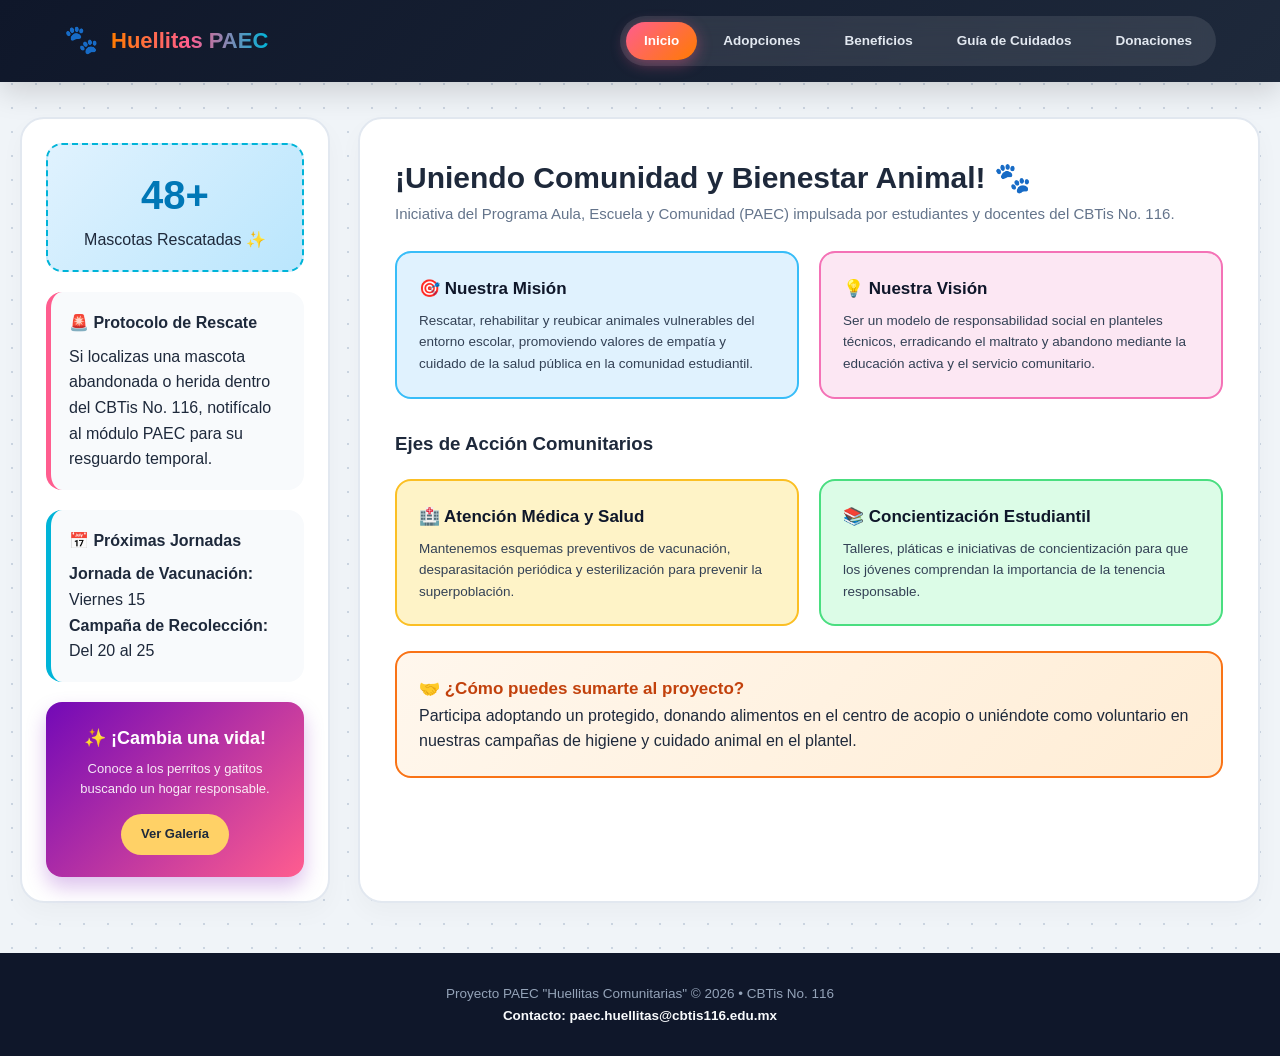
<file: index.html>
<!DOCTYPE html>
<html lang="es">
<head>
    <meta charset="UTF-8">
    <meta name="viewport" content="width=device-width, initial-scale=1.0">
    <title>Inicio - Huellitas PAEC</title>
    <link rel="stylesheet" href="style.css">
</head>
<body>

    <header>
        <div class="logo-brand">
            <span style="font-size: 28px;">🐾</span>
            <h1>Huellitas PAEC</h1>
        </div>
        <nav class="barra-navegacion">
            <a href="index.html" class="boton-nav activo">Inicio</a>
            <a href="adopciones.html" class="boton-nav">Adopciones</a>
            <a href="beneficios.html" class="boton-nav">Beneficios</a>
            <a href="cuidados.html" class="boton-nav">Guía de Cuidados</a>
            <a href="donaciones.html" class="boton-nav">Donaciones</a>
        </nav>
    </header>

    <main>
        <aside>
            <div class="widget contador-box">
                <div class="contador-numero">48+</div>
                <p>Mascotas Rescatadas ✨</p>
            </div>

            <div class="widget" style="border-left-color: var(--accent);">
                <h3>🚨 Protocolo de Rescate</h3>
                <p>Si localizas una mascota abandonada o herida dentro del CBTis No. 116, notifícalo al módulo PAEC para su resguardo temporal.</p>
            </div>

            <div class="widget">
                <h3>📅 Próximas Jornadas</h3>
                <p><strong>Jornada de Vacunación:</strong> Viernes 15<br><strong>Campaña de Recolección:</strong> Del 20 al 25</p>
            </div>

            <div class="banner-publicidad">
                <h4>✨ ¡Cambia una vida!</h4>
                <p>Conoce a los perritos y gatitos buscando un hogar responsable.</p>
                <a href="adopciones.html" class="boton-publicidad">Ver Galería</a>
            </div>
        </aside>

        <section>
            <h2>¡Uniendo Comunidad y Bienestar Animal! 🐾</h2>
            <p class="subtitulo-seccion">Iniciativa del Programa Aula, Escuela y Comunidad (PAEC) impulsada por estudiantes y docentes del CBTis No. 116.</p>

            <div class="grid-2-col">
                <div class="tarjeta-info color-1">
                    <h3>🎯 Nuestra Misión</h3>
                    <p>Rescatar, rehabilitar y reubicar animales vulnerables del entorno escolar, promoviendo valores de empatía y cuidado de la salud pública en la comunidad estudiantil.</p>
                </div>
                <div class="tarjeta-info color-2">
                    <h3>💡 Nuestra Visión</h3>
                    <p>Ser un modelo de responsabilidad social en planteles técnicos, erradicando el maltrato y abandono mediante la educación activa y el servicio comunitario.</p>
                </div>
            </div>

            <h3 style="margin: 30px 0 15px;">Ejes de Acción Comunitarios</h3>
            <div class="grid-2-col">
                <div class="tarjeta-info color-3">
                    <h3>🏥 Atención Médica y Salud</h3>
                    <p>Mantenemos esquemas preventivos de vacunación, desparasitación periódica y esterilización para prevenir la superpoblación.</p>
                </div>
                <div class="tarjeta-info color-4">
                    <h3>📚 Concientización Estudiantil</h3>
                    <p>Talleres, pláticas e iniciativas de concientización para que los jóvenes comprendan la importancia de la tenencia responsable.</p>
                </div>
            </div>

            <div class="caja-destacada">
                <h4>🤝 ¿Cómo puedes sumarte al proyecto?</h4>
                <p>Participa adoptando un protegido, donando alimentos en el centro de acopio o uniéndote como voluntario en nuestras campañas de higiene y cuidado animal en el plantel.</p>
            </div>
        </section>
    </main>

    <footer>
        <p>Proyecto PAEC "Huellitas Comunitarias" &copy; 2026 • CBTis No. 116</p>
        <p><strong>Contacto: paec.huellitas@cbtis116.edu.mx</strong></p>
    </footer>

</body>
</html>
</file>
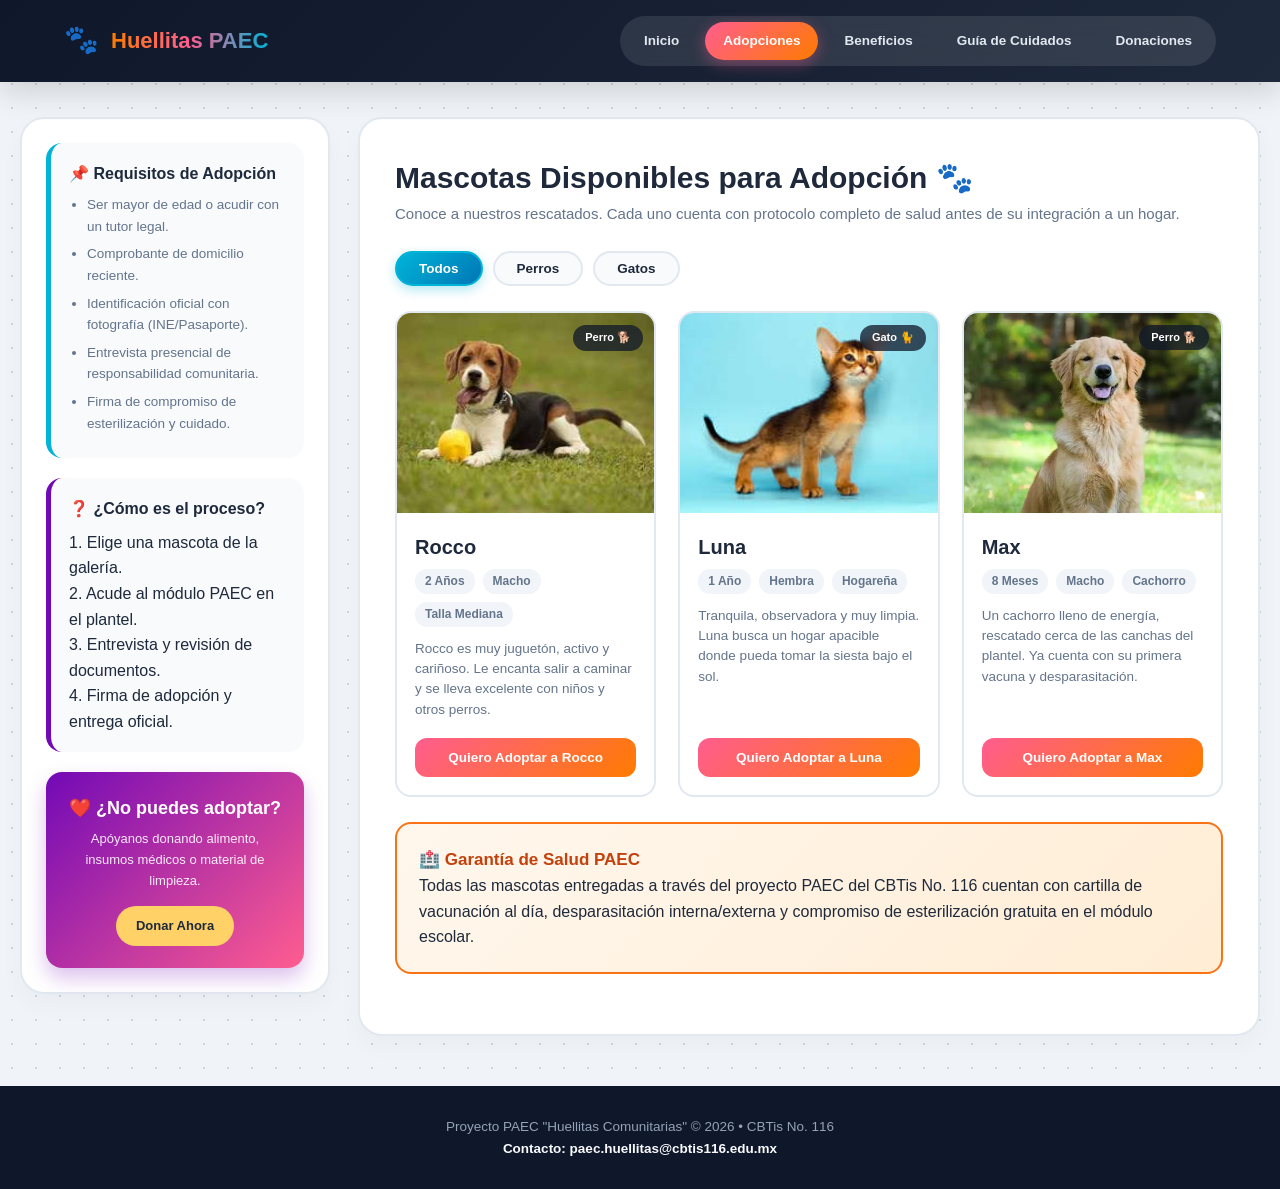
<file: adopciones.html>
<!DOCTYPE html>
<html lang="es">
<head>
    <meta charset="UTF-8">
    <meta name="viewport" content="width=device-width, initial-scale=1.0">
    <title>Inicio - Huellitas PAEC</title>
    <link rel="stylesheet" href="style.css">
</head>
<body>

    <header>
        <div class="logo-brand">
            <span style="font-size: 28px;">🐾</span>
            <h1>Huellitas PAEC</h1>
        </div>
        <!-- Navegación completa con todas las subpáginas -->
        <nav class="barra-navegacion">
            <a href="index.html" class="boton-nav">Inicio</a>
            <a href="adopciones.html" class="boton-nav activo">Adopciones</a>
            <a href="beneficios.html" class="boton-nav">Beneficios</a>
            <a href="cuidados.html" class="boton-nav">Guía de Cuidados</a>
            <a href="donaciones.html" class="boton-nav">Donaciones</a>
        </nav>
    </header>

    <main>
        <aside>
            <div class="widget">
                <h3>📌 Requisitos de Adopción</h3>
                <ul>
                    <li>Ser mayor de edad o acudir con un tutor legal.</li>
                    <li>Comprobante de domicilio reciente.</li>
                    <li>Identificación oficial con fotografía (INE/Pasaporte).</li>
                    <li>Entrevista presencial de responsabilidad comunitaria.</li>
                    <li>Firma de compromiso de esterilización y cuidado.</li>
                </ul>
            </div>

            <div class="widget" style="border-left-color: var(--purple);">
                <h3>❓ ¿Cómo es el proceso?</h3>
                <p>1. Elige una mascota de la galería.<br>
                2. Acude al módulo PAEC en el plantel.<br>
                3. Entrevista y revisión de documentos.<br>
                4. Firma de adopción y entrega oficial.</p>
            </div>

            <div class="banner-publicidad">
                <h4>❤️ ¿No puedes adoptar?</h4>
                <p>Apóyanos donando alimento, insumos médicos o material de limpieza.</p>
                <a href="donaciones.html" class="boton-publicidad">Donar Ahora</a>
            </div>
        </aside>

        <section>
            <h2>Mascotas Disponibles para Adopción 🐾</h2>
            <p class="subtitulo-seccion">Conoce a nuestros rescatados. Cada uno cuenta con protocolo completo de salud antes de su integración a un hogar.</p>

            <!-- Filtros estructurados con atributo data-categoria -->
            <div class="filtros-mascotas">
                <button class="btn-filtro activo" data-categoria="todos">Todos</button>
                <button class="btn-filtro" data-categoria="perro">Perros</button>
                <button class="btn-filtro" data-categoria="gato">Gatos</button>
            </div>

            <!-- Galería de mascotas completa con data-categoria -->
            <div class="galeria-mascotas">
                
                <div class="tarjeta-mascota" data-categoria="perro">
                    <div class="img-container">
                        <img src="img/perro2.jpg" alt="Rocco">
                        <span class="badge-tipo">Perro 🐕</span>
                    </div>
                    <div class="info-mascota">
                        <div>
                            <h3>Rocco</h3>
                            <div class="detalles-mascota">
                                <span class="tag-detalle">2 Años</span>
                                <span class="tag-detalle">Macho</span>
                                <span class="tag-detalle">Talla Mediana</span>
                            </div>
                            <p>Rocco es muy juguetón, activo y cariñoso. Le encanta salir a caminar y se lleva excelente con niños y otros perros.</p>
                        </div>
                        <button class="btn-adoptar">Quiero Adoptar a Rocco</button>
                    </div>
                </div>

                <div class="tarjeta-mascota" data-categoria="gato">
                    <div class="img-container">
                        <img src="img/gato1.jpg" alt="Luna">
                        <span class="badge-tipo">Gato 🐈</span>
                    </div>
                    <div class="info-mascota">
                        <div>
                            <h3>Luna</h3>
                            <div class="detalles-mascota">
                                <span class="tag-detalle">1 Año</span>
                                <span class="tag-detalle">Hembra</span>
                                <span class="tag-detalle">Hogareña</span>
                            </div>
                            <p>Tranquila, observadora y muy limpia. Luna busca un hogar apacible donde pueda tomar la siesta bajo el sol.</p>
                        </div>
                        <button class="btn-adoptar">Quiero Adoptar a Luna</button>
                    </div>
                </div>

                <div class="tarjeta-mascota" data-categoria="perro">
                    <div class="img-container">
                        <img src="img/perro1.jpg" alt="Max">
                        <span class="badge-tipo">Perro 🐕</span>
                    </div>
                    <div class="info-mascota">
                        <div>
                            <h3>Max</h3>
                            <div class="detalles-mascota">
                                <span class="tag-detalle">8 Meses</span>
                                <span class="tag-detalle">Macho</span>
                                <span class="tag-detalle">Cachorro</span>
                            </div>
                            <p>Un cachorro lleno de energía, rescatado cerca de las canchas del plantel. Ya cuenta con su primera vacuna y desparasitación.</p>
                        </div>
                        <button class="btn-adoptar">Quiero Adoptar a Max</button>
                    </div>
                </div>

            </div>

            <!-- Sección informativa adicional -->
            <div class="caja-destacada">
                <h4>🏥 Garantía de Salud PAEC</h4>
                <p>Todas las mascotas entregadas a través del proyecto PAEC del CBTis No. 116 cuentan con cartilla de vacunación al día, desparasitación interna/externa y compromiso de esterilización gratuita en el módulo escolar.</p>
            </div>
        </section>
    </main>

    <footer>
        <p>Proyecto PAEC "Huellitas Comunitarias" &copy; 2026 • CBTis No. 116</p>
        <p><strong>Contacto: paec.huellitas@cbtis116.edu.mx</strong></p>
    </footer>

    <!-- Script de filtrado dinámico -->
    <script src="script.js"></script>
</body>
</html>
</file>
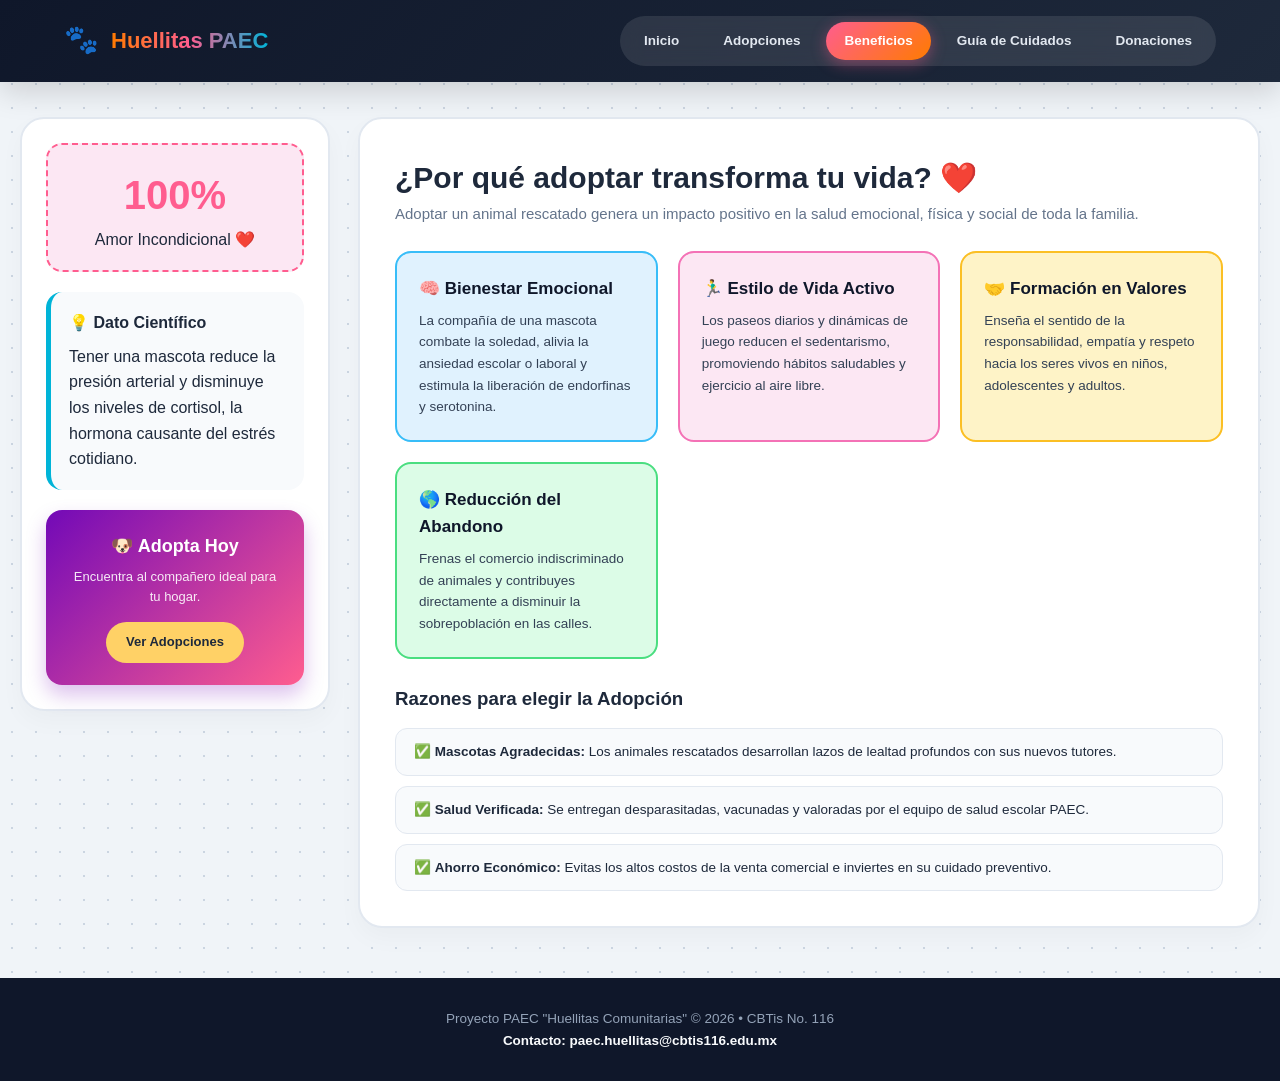
<file: beneficios.html>
<!DOCTYPE html>
<html lang="es">
<head>
    <meta charset="UTF-8">
    <meta name="viewport" content="width=device-width, initial-scale=1.0">
    <title>Inicio - Huellitas PAEC</title>
    <link rel="stylesheet" href="style.css">
</head>
<body>

    <header>
        <div class="logo-brand">
            <span style="font-size: 28px;">🐾</span>
            <h1>Huellitas PAEC</h1>
        </div>
        <nav class="barra-navegacion">
            <a href="index.html" class="boton-nav">Inicio</a>
            <a href="adopciones.html" class="boton-nav">Adopciones</a>
            <a href="beneficios.html" class="boton-nav activo">Beneficios</a>
            <a href="cuidados.html" class="boton-nav">Guía de Cuidados</a>
            <a href="donaciones.html" class="boton-nav">Donaciones</a>
        </nav>
    </header>

    <main>
        <aside>
            <div class="widget contador-box" style="background: #FCE7F3; border-color: var(--accent);">
                <div class="contador-numero" style="color: var(--accent);">100%</div>
                <p>Amor Incondicional ❤️</p>
            </div>

            <div class="widget">
                <h3>💡 Dato Científico</h3>
                <p>Tener una mascota reduce la presión arterial y disminuye los niveles de cortisol, la hormona causante del estrés cotidiano.</p>
            </div>

            <div class="banner-publicidad">
                <h4>🐶 Adopta Hoy</h4>
                <p>Encuentra al compañero ideal para tu hogar.</p>
                <a href="adopciones.html" class="boton-publicidad">Ver Adopciones</a>
            </div>
        </aside>

        <section>
            <h2>¿Por qué adoptar transforma tu vida? ❤️</h2>
            <p class="subtitulo-seccion">Adoptar un animal rescatado genera un impacto positivo en la salud emocional, física y social de toda la familia.</p>

            <div class="grid-2-col">
                <div class="tarjeta-info color-1">
                    <h3>🧠 Bienestar Emocional</h3>
                    <p>La compañía de una mascota combate la soledad, alivia la ansiedad escolar o laboral y estimula la liberación de endorfinas y serotonina.</p>
                </div>
                <div class="tarjeta-info color-2">
                    <h3>🏃‍♂️ Estilo de Vida Activo</h3>
                    <p>Los paseos diarios y dinámicas de juego reducen el sedentarismo, promoviendo hábitos saludables y ejercicio al aire libre.</p>
                </div>
                <div class="tarjeta-info color-3">
                    <h3>🤝 Formación en Valores</h3>
                    <p>Enseña el sentido de la responsabilidad, empatía y respeto hacia los seres vivos en niños, adolescentes y adultos.</p>
                </div>
                <div class="tarjeta-info color-4">
                    <h3>🌎 Reducción del Abandono</h3>
                    <p>Frenas el comercio indiscriminado de animales y contribuyes directamente a disminuir la sobrepoblación en las calles.</p>
                </div>
            </div>

            <h3 style="margin: 25px 0 15px;">Razones para elegir la Adopción</h3>
            <ul style="list-style: none; display: flex; flex-direction: column; gap: 10px;">
                <li style="background: #F8FAFC; padding: 12px 18px; border-radius: 12px; border: 1px solid #E2E8F0; font-size: 13.5px;">
                    ✅ <strong>Mascotas Agradecidas:</strong> Los animales rescatados desarrollan lazos de lealtad profundos con sus nuevos tutores.
                </li>
                <li style="background: #F8FAFC; padding: 12px 18px; border-radius: 12px; border: 1px solid #E2E8F0; font-size: 13.5px;">
                    ✅ <strong>Salud Verificada:</strong> Se entregan desparasitadas, vacunadas y valoradas por el equipo de salud escolar PAEC.
                </li>
                <li style="background: #F8FAFC; padding: 12px 18px; border-radius: 12px; border: 1px solid #E2E8F0; font-size: 13.5px;">
                    ✅ <strong>Ahorro Económico:</strong> Evitas los altos costos de la venta comercial e inviertes en su cuidado preventivo.
                </li>
            </ul>
        </section>
    </main>

    <footer>
        <p>Proyecto PAEC "Huellitas Comunitarias" &copy; 2026 • CBTis No. 116</p>
        <p><strong>Contacto: paec.huellitas@cbtis116.edu.mx</strong></p>
    </footer>

</body>
</html>
</file>
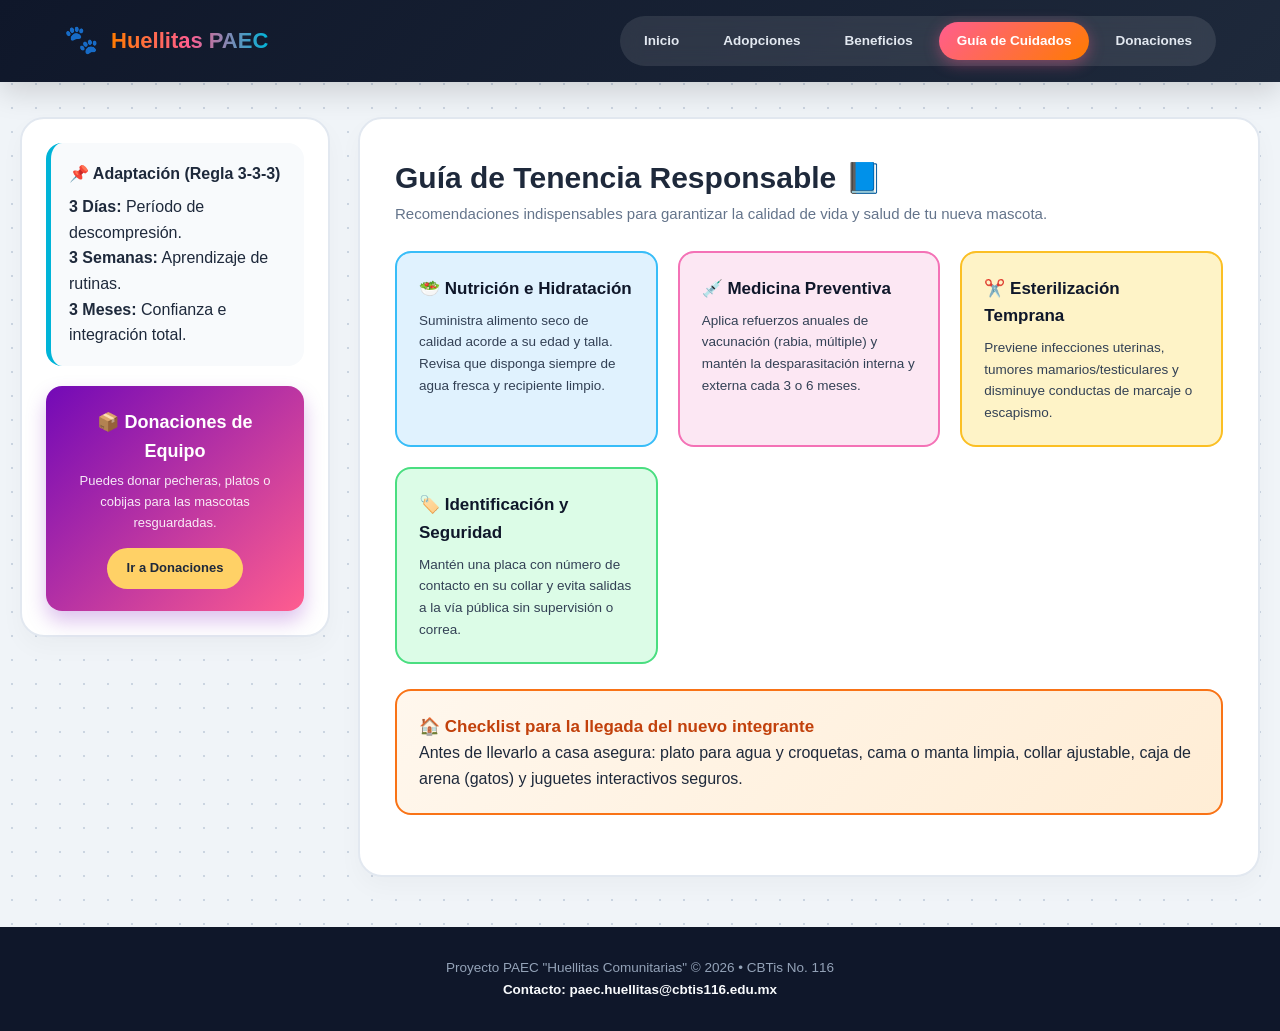
<file: cuidados.html>
<!DOCTYPE html>
<html lang="es">
<head>
    <meta charset="UTF-8">
    <meta name="viewport" content="width=device-width, initial-scale=1.0">
    <title>Inicio - Huellitas PAEC</title>
    <link rel="stylesheet" href="style.css">
</head>
<body>

    <header>
        <div class="logo-brand">
            <span style="font-size: 28px;">🐾</span>
            <h1>Huellitas PAEC</h1>
        </div>
        <nav class="barra-navegacion">
            <a href="index.html" class="boton-nav">Inicio</a>
            <a href="adopciones.html" class="boton-nav">Adopciones</a>
            <a href="beneficios.html" class="boton-nav">Beneficios</a>
            <a href="cuidados.html" class="boton-nav activo">Guía de Cuidados</a>
            <a href="donaciones.html" class="boton-nav">Donaciones</a>
        </nav>
    </header>

    <main>
        <aside>
            <div class="widget">
                <h3>📌 Adaptación (Regla 3-3-3)</h3>
                <p><strong>3 Días:</strong> Período de descompresión.<br>
                <strong>3 Semanas:</strong> Aprendizaje de rutinas.<br>
                <strong>3 Meses:</strong> Confianza e integración total.</p>
            </div>

            <div class="banner-publicidad">
                <h4>📦 Donaciones de Equipo</h4>
                <p>Puedes donar pecheras, platos o cobijas para las mascotas resguardadas.</p>
                <a href="donaciones.html" class="boton-publicidad">Ir a Donaciones</a>
            </div>
        </aside>

        <section>
            <h2>Guía de Tenencia Responsable 📘</h2>
            <p class="subtitulo-seccion">Recomendaciones indispensables para garantizar la calidad de vida y salud de tu nueva mascota.</p>

            <div class="grid-2-col">
                <div class="tarjeta-info color-1">
                    <h3>🥗 Nutrición e Hidratación</h3>
                    <p>Suministra alimento seco de calidad acorde a su edad y talla. Revisa que disponga siempre de agua fresca y recipiente limpio.</p>
                </div>
                <div class="tarjeta-info color-2">
                    <h3>💉 Medicina Preventiva</h3>
                    <p>Aplica refuerzos anuales de vacunación (rabia, múltiple) y mantén la desparasitación interna y externa cada 3 o 6 meses.</p>
                </div>
                <div class="tarjeta-info color-3">
                    <h3>✂️ Esterilización Temprana</h3>
                    <p>Previene infecciones uterinas, tumores mamarios/testiculares y disminuye conductas de marcaje o escapismo.</p>
                </div>
                <div class="tarjeta-info color-4">
                    <h3>🏷️ Identificación y Seguridad</h3>
                    <p>Mantén una placa con número de contacto en su collar y evita salidas a la vía pública sin supervisión o correa.</p>
                </div>
            </div>

            <div class="caja-destacada">
                <h4>🏠 Checklist para la llegada del nuevo integrante</h4>
                <p>Antes de llevarlo a casa asegura: plato para agua y croquetas, cama o manta limpia, collar ajustable, caja de arena (gatos) y juguetes interactivos seguros.</p>
            </div>
        </section>
    </main>

    <footer>
        <p>Proyecto PAEC "Huellitas Comunitarias" &copy; 2026 • CBTis No. 116</p>
        <p><strong>Contacto: paec.huellitas@cbtis116.edu.mx</strong></p>
    </footer>

</body>
</html>
</file>
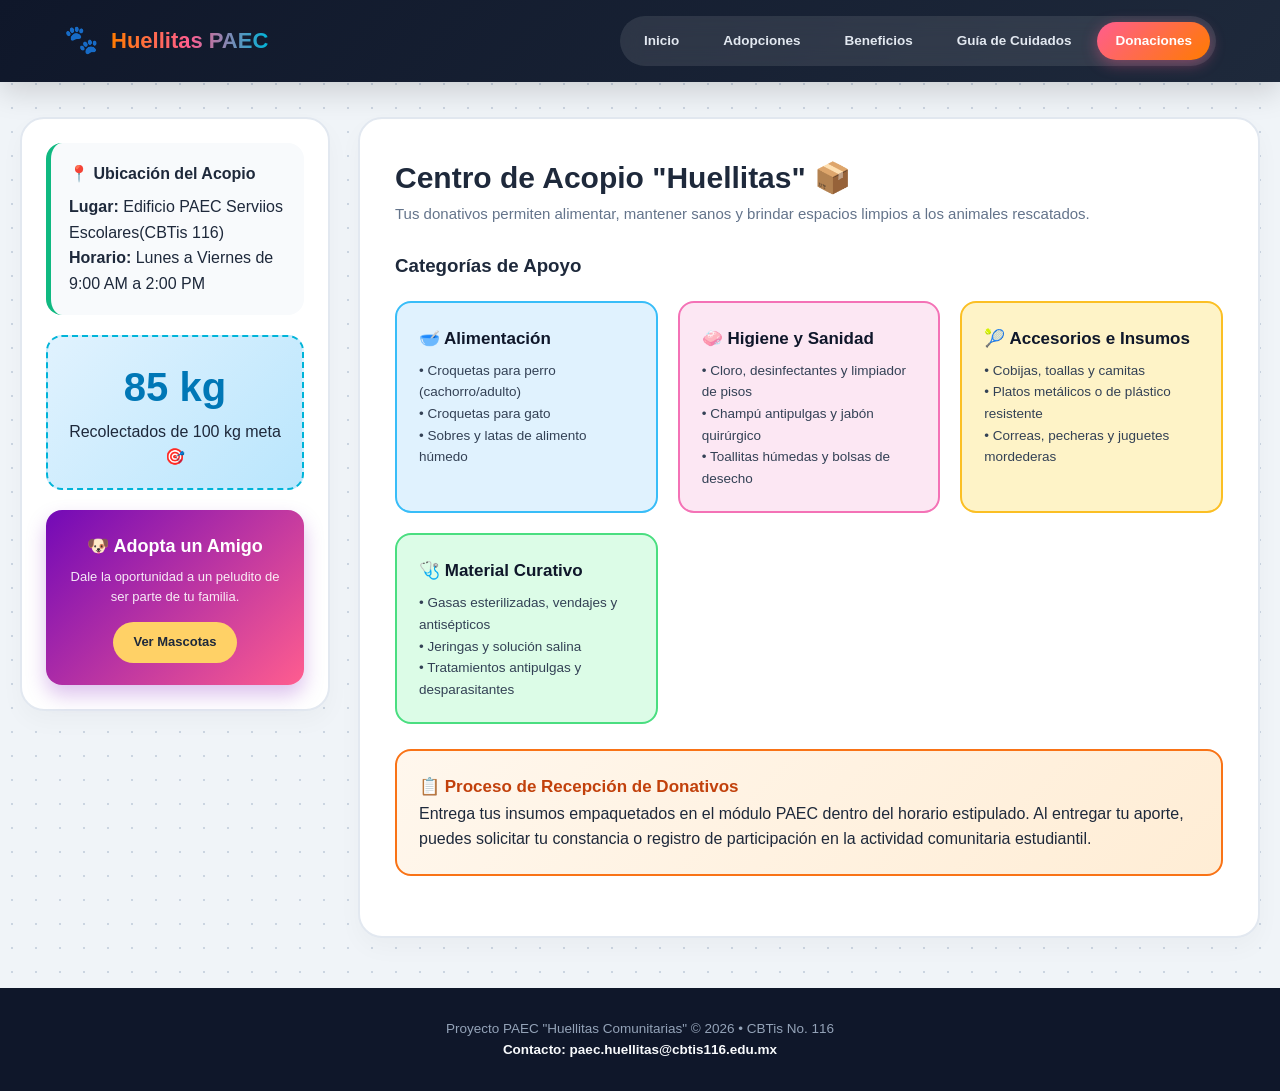
<file: donaciones.html>
<!DOCTYPE html>
<html lang="es">
<head>
    <meta charset="UTF-8">
    <meta name="viewport" content="width=device-width, initial-scale=1.0">
    <title>Inicio - Huellitas PAEC</title>
    <link rel="stylesheet" href="style.css">
</head>
<body>

    <header>
        <div class="logo-brand">
            <span style="font-size: 28px;">🐾</span>
            <h1>Huellitas PAEC</h1>
        </div>
        <nav class="barra-navegacion">
            <a href="index.html" class="boton-nav">Inicio</a>
            <a href="adopciones.html" class="boton-nav">Adopciones</a>
            <a href="beneficios.html" class="boton-nav">Beneficios</a>
            <a href="cuidados.html" class="boton-nav">Guía de Cuidados</a>
            <a href="donaciones.html" class="boton-nav activo">Donaciones</a>
        </nav>
    </header>

    <main>
        <aside>
            <div class="widget" style="border-left-color: var(--green);">
                <h3>📍 Ubicación del Acopio</h3>
                <p><strong>Lugar:</strong> Edificio PAEC Serviios Escolares(CBTis 116)<br><strong>Horario:</strong> Lunes a Viernes de 9:00 AM a 2:00 PM</p>
            </div>

            <div class="widget contador-box">
                <div class="contador-numero">85 kg</div>
                <p>Recolectados de 100 kg meta 🎯</p>
            </div>

            <div class="banner-publicidad">
                <h4>🐶 Adopta un Amigo</h4>
                <p>Dale la oportunidad a un peludito de ser parte de tu familia.</p>
                <a href="adopciones.html" class="boton-publicidad">Ver Mascotas</a>
            </div>
        </aside>

        <section>
            <h2>Centro de Acopio "Huellitas" 📦</h2>
            <p class="subtitulo-seccion">Tus donativos permiten alimentar, mantener sanos y brindar espacios limpios a los animales rescatados.</p>

            <h3 style="margin-bottom: 15px;">Categorías de Apoyo</h3>

            <div class="grid-2-col">
                <div class="tarjeta-info color-1">
                    <h3>🥣 Alimentación</h3>
                    <p>• Croquetas para perro (cachorro/adulto)<br>• Croquetas para gato<br>• Sobres y latas de alimento húmedo</p>
                </div>
                <div class="tarjeta-info color-2">
                    <h3>🧼 Higiene y Sanidad</h3>
                    <p>• Cloro, desinfectantes y limpiador de pisos<br>• Champú antipulgas y jabón quirúrgico<br>• Toallitas húmedas y bolsas de desecho</p>
                </div>
                <div class="tarjeta-info color-3">
                    <h3>🎾 Accesorios e Insumos</h3>
                    <p>• Cobijas, toallas y camitas<br>• Platos metálicos o de plástico resistente<br>• Correas, pecheras y juguetes mordederas</p>
                </div>
                <div class="tarjeta-info color-4">
                    <h3>🩺 Material Curativo</h3>
                    <p>• Gasas esterilizadas, vendajes y antisépticos<br>• Jeringas y solución salina<br>• Tratamientos antipulgas y desparasitantes</p>
                </div>
            </div>

            <div class="caja-destacada">
                <h4>📋 Proceso de Recepción de Donativos</h4>
                <p>Entrega tus insumos empaquetados en el módulo PAEC dentro del horario estipulado. Al entregar tu aporte, puedes solicitar tu constancia o registro de participación en la actividad comunitaria estudiantil.</p>
            </div>
        </section>
    </main>

    <footer>
        <p>Proyecto PAEC "Huellitas Comunitarias" &copy; 2026 • CBTis No. 116</p>
        <p><strong>Contacto: paec.huellitas@cbtis116.edu.mx</strong></p>
    </footer>

</body>
</html>
</file>
<file: style.css>
:root {
    --primary: #00B4D8;
    --primary-dark: #0077B6;
    --accent: #FF5D8F;
    --orange: #FF7B00;
    --purple: #7209B7;
    --green: #10B981;
    --bg-main: #F0F4F8;
    --card-bg: #FFFFFF;
    --text-dark: #1E293B;
    --text-muted: #64748B;
    --radius-lg: 24px;
    --radius-md: 16px;
    --radius-sm: 12px;
    --transition: all 0.3s cubic-bezier(0.34, 1.56, 0.64, 1);
}

* { box-sizing: border-box; margin: 0; padding: 0; }

body {
    font-family: 'Plus Jakarta Sans', sans-serif;
    background-color: var(--bg-main);
    background-image: radial-gradient(#CBD5E1 1px, transparent 1px);
    background-size: 24px 24px;
    color: var(--text-dark);
    line-height: 1.6;
}

/* HEADER Y NAVEGACIÓN */
header {
    background: linear-gradient(135deg, #0F172A 0%, #1E293B 100%);
    padding: 16px 5%;
    display: flex;
    justify-content: space-between;
    align-items: center;
    position: sticky;
    top: 0;
    z-index: 1000;
    box-shadow: 0 10px 30px rgba(0,0,0,0.15);
}

.logo-brand {
    display: flex;
    align-items: center;
    gap: 12px;
}

.logo-brand h1 {
    font-size: 22px;
    font-weight: 800;
    background: linear-gradient(90deg, #FF7B00, #FF5D8F, #00B4D8);
    -webkit-background-clip: text;
    -webkit-text-fill-color: transparent;
}

.barra-navegacion {
    display: flex;
    gap: 8px;
    background: rgba(255, 255, 255, 0.1);
    padding: 6px;
    border-radius: 50px;
    backdrop-filter: blur(10px);
}

.boton-nav {
    text-decoration: none;
    color: #E2E8F0;
    padding: 8px 18px;
    border-radius: 30px;
    font-size: 13.5px;
    font-weight: 700;
    transition: var(--transition);
}

.boton-nav:hover {
    color: #FFF;
    background: rgba(255, 255, 255, 0.2);
}

.boton-nav.activo {
    background: linear-gradient(135deg, #FF5D8F 0%, #FF7B00 100%);
    color: white;
    box-shadow: 0 4px 15px rgba(255, 93, 143, 0.4);
}

/* ESTRUCTURA MAIN */
main {
    max-width: 1280px;
    margin: 35px auto;
    padding: 0 20px;
    display: grid;
    grid-template-columns: 310px 1fr;
    gap: 28px;
}

aside {
    background: var(--card-bg);
    padding: 24px;
    border-radius: var(--radius-lg);
    box-shadow: 0 10px 25px rgba(0,0,0,0.03);
    border: 2px solid #E2E8F0;
    height: fit-content;
}

.widget {
    margin-bottom: 20px;
    padding: 18px;
    border-radius: var(--radius-md);
    background: #F8FAFC;
    border-left: 5px solid var(--primary);
}

.widget h3 {
    font-size: 16px;
    font-weight: 800;
    color: var(--text-dark);
    margin-bottom: 8px;
}

.widget ul {
    padding-left: 18px;
    font-size: 13.5px;
    color: var(--text-muted);
}

.widget ul li {
    margin-bottom: 6px;
}

.contador-box {
    background: linear-gradient(135deg, #E0F2FE 0%, #BAE6FD 100%);
    border: 2px dashed var(--primary);
    text-align: center;
}

.contador-numero {
    font-size: 40px;
    font-weight: 800;
    color: var(--primary-dark);
}

.banner-publicidad {
    background: linear-gradient(135deg, #7209B7 0%, #FF5D8F 100%);
    border-radius: var(--radius-md);
    padding: 22px;
    color: white;
    text-align: center;
    box-shadow: 0 10px 20px rgba(114, 9, 183, 0.25);
}

.banner-publicidad h4 { font-size: 18px; font-weight: 800; margin-bottom: 6px; }
.banner-publicidad p { font-size: 13px; opacity: 0.9; margin-bottom: 14px; }

.boton-publicidad {
    display: inline-block;
    background: #FFD166;
    color: #1E293B;
    text-decoration: none;
    padding: 10px 20px;
    border-radius: 30px;
    font-weight: 800;
    font-size: 13px;
    transition: var(--transition);
}

.boton-publicidad:hover {
    transform: scale(1.08) rotate(-2deg);
    box-shadow: 0 5px 15px rgba(0,0,0,0.2);
}

/* SECTION */
section {
    background: var(--card-bg);
    padding: 35px;
    border-radius: var(--radius-lg);
    box-shadow: 0 10px 25px rgba(0,0,0,0.03);
    border: 2px solid #E2E8F0;
}

section h2 {
    font-size: 30px;
    font-weight: 800;
    color: var(--text-dark);
}

.subtitulo-seccion {
    color: var(--text-muted);
    font-size: 15px;
    margin-bottom: 25px;
}

/* BOTONES DE FILTRO (ADOPCIONES) */
.filtros-mascotas {
    display: flex;
    gap: 10px;
    margin-bottom: 25px;
    flex-wrap: wrap;
}

.btn-filtro {
    border: 2px solid #E2E8F0;
    background: #F8FAFC;
    color: var(--text-dark);
    padding: 8px 22px;
    border-radius: 30px;
    font-weight: 700;
    font-size: 13.5px;
    cursor: pointer;
    transition: var(--transition);
}

.btn-filtro:hover, .btn-filtro.activo {
    background: linear-gradient(135deg, var(--primary) 0%, var(--primary-dark) 100%);
    color: white;
    border-color: var(--primary);
    box-shadow: 0 4px 12px rgba(0, 180, 216, 0.3);
}

/* GALERÍA DE TARJETAS DE ADOPCIÓN */
.galeria-mascotas {
    display: grid;
    grid-template-columns: repeat(auto-fill, minmax(260px, 1fr));
    gap: 22px;
}

.tarjeta-mascota {
    background: #FFFFFF;
    border-radius: var(--radius-md);
    overflow: hidden;
    border: 2px solid #E2E8F0;
    transition: var(--transition);
    display: flex;
    flex-direction: column;
}

.tarjeta-mascota:hover {
    transform: translateY(-8px);
    box-shadow: 0 15px 30px rgba(0,0,0,0.08);
    border-color: var(--primary);
}

.img-container {
    position: relative;
    width: 100%;
    height: 200px;
    overflow: hidden;
    background: #F1F5F9;
}

.img-container img {
    width: 100%;
    height: 100%;
    object-fit: cover;
    transition: transform 0.5s ease;
}

.tarjeta-mascota:hover .img-container img {
    transform: scale(1.08);
}

.badge-tipo {
    position: absolute;
    top: 12px;
    right: 12px;
    background: rgba(15, 23, 42, 0.75);
    backdrop-filter: blur(4px);
    color: white;
    padding: 4px 12px;
    border-radius: 20px;
    font-size: 11px;
    font-weight: 700;
}

.info-mascota {
    padding: 18px;
    display: flex;
    flex-direction: column;
    justify-content: space-between;
    flex-grow: 1;
}

.info-mascota h3 {
    font-size: 20px;
    font-weight: 800;
    color: var(--text-dark);
    margin-bottom: 6px;
}

.detalles-mascota {
    display: flex;
    gap: 8px;
    margin-bottom: 12px;
    flex-wrap: wrap;
}

.tag-detalle {
    background: #F1F5F9;
    color: var(--text-muted);
    padding: 3px 10px;
    border-radius: 12px;
    font-size: 12px;
    font-weight: 600;
}

.info-mascota p {
    font-size: 13.5px;
    color: var(--text-muted);
    margin-bottom: 18px;
    line-height: 1.5;
}

.btn-adoptar {
    width: 100%;
    padding: 12px 0;
    background: linear-gradient(135deg, var(--accent) 0%, var(--orange) 100%);
    color: white;
    border: none;
    border-radius: var(--radius-sm);
    font-weight: 800;
    font-size: 13.5px;
    cursor: pointer;
    transition: var(--transition);
}

.btn-adoptar:hover {
    box-shadow: 0 5px 15px rgba(255, 93, 143, 0.4);
    transform: scale(1.02);
}

/* CARDS INFORMATIVAS GENERATIVAS */
.grid-2-col {
    display: grid;
    grid-template-columns: repeat(auto-fit, minmax(260px, 1fr));
    gap: 20px;
    margin: 20px 0;
}

.tarjeta-info {
    border-radius: var(--radius-md);
    padding: 22px;
    transition: var(--transition);
}

.tarjeta-info:hover {
    transform: translateY(-5px);
    box-shadow: 0 10px 20px rgba(0,0,0,0.05);
}

.tarjeta-info.color-1 { background: #E0F2FE; border: 2px solid #38BDF8; }
.tarjeta-info.color-2 { background: #FCE7F3; border: 2px solid #F472B6; }
.tarjeta-info.color-3 { background: #FEF3C7; border: 2px solid #FBBF24; }
.tarjeta-info.color-4 { background: #DCFCE7; border: 2px solid #4ADE80; }

.tarjeta-info h3, .tarjeta-info h4 {
    font-size: 17px;
    font-weight: 800;
    margin-bottom: 8px;
    color: #0F172A;
}

.tarjeta-info p, .tarjeta-info ul {
    font-size: 13.5px;
    color: #334155;
}

.caja-destacada {
    background: linear-gradient(135deg, #FFF7ED 0%, #FFEDD5 100%);
    border: 2px solid #F97316;
    padding: 22px;
    border-radius: var(--radius-md);
    margin: 25px 0;
}

.caja-destacada h4 { color: #C2410C; font-size: 17px; font-weight: 800; }

footer {
    background: #0F172A;
    color: #94A3B8;
    text-align: center;
    padding: 30px;
    margin-top: 50px;
    font-size: 13.5px;
}

footer strong { color: #F8FAFC; }

@media (max-width: 900px) {
    main { grid-template-columns: 1fr; }
    header { flex-direction: column; gap: 12px; }
}
</file>
